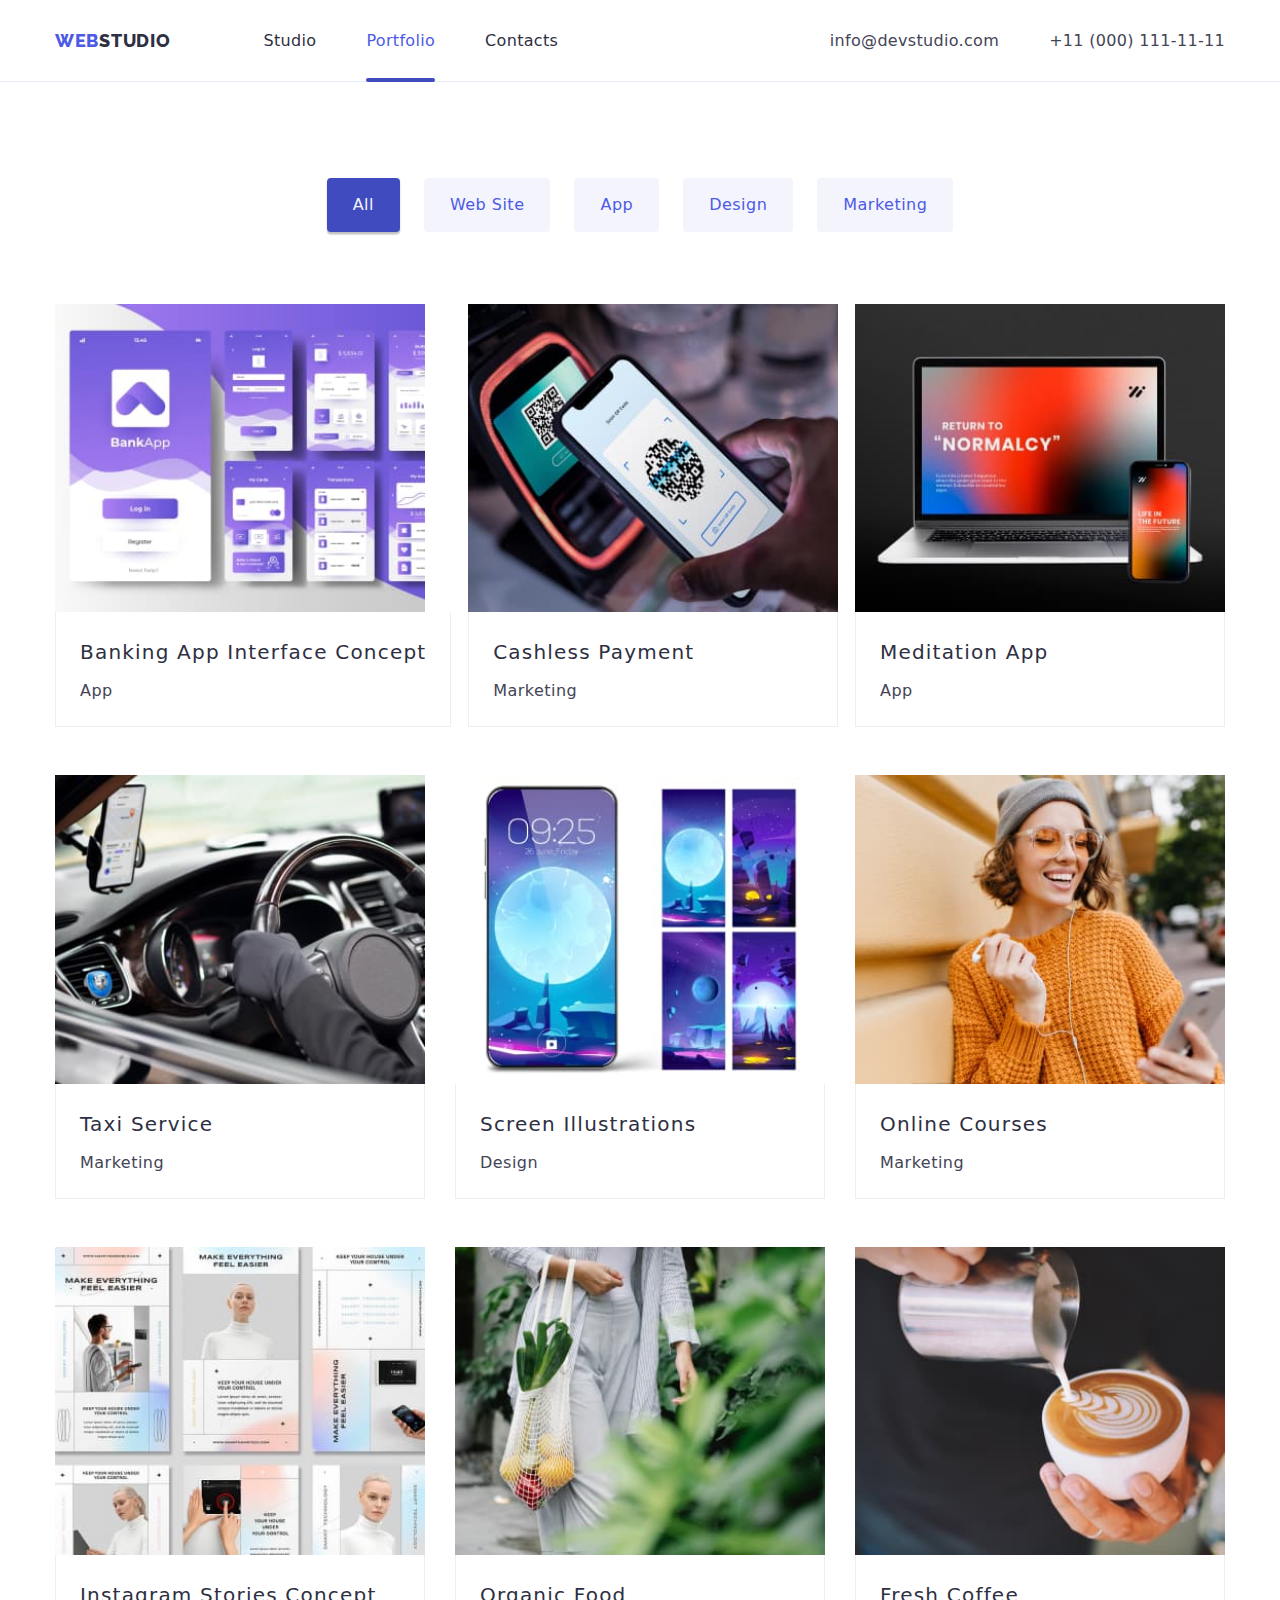
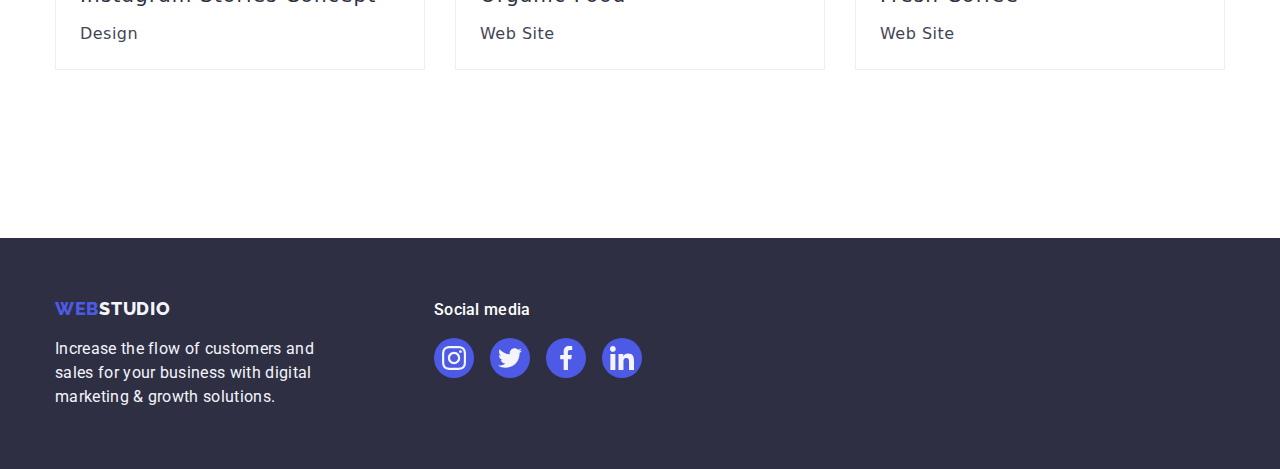
<file: portfolio.html>
<!DOCTYPE html>
<html lang="en">
  <head>
    <meta charset="UTF-8" />
    <meta name="viewport" content="width=device-width, initial-scale=1.0" />
    <title>Portfolio</title>
    <link rel="stylesheet" href="./css/styles.css" />

    <link rel="preconnect" href="https://fonts.googleapis.com" />
    <link rel="preconnect" href="https://fonts.gstatic.com" crossorigin />

    <link
      href="https://fonts.googleapis.com/css2?family=Raleway:wght@800&family=Roboto:wght@400;500;700;900&display=swap"
      rel="stylesheet"
    />

    <link
      rel="stylesheet"
      href="https://cdnjs.cloudflare.com/ajax/libs/modern-normalize/2.0.0/modern-normalize.min.css"
    />
  </head>
  <body>
    <!--Header-->
    <header class="page-header">
      <!--Navigation Bar-->
      <div class="container menu">
        <nav class="navigation">
          <a class="logo link" href="./index.html">
            <span class="logo">WEB<span class="studio">STUDIO</span></span>
          </a>
          <ul class="nav-menu list">
            <li class="item">
              <a href="./index.html" class="page link" rel="nopener noreferrer"
                >Studio</a
              >
            </li>
            <li class="item">
              <a href="./portfolio.html" class="page current link">Portfolio</a>
            </li>
            <li class="item">
              <a href="#" class="page link">Contacts</a>
            </li>
          </ul>
        </nav>
        <ul class="contacts-menu list">
          <li class="item">
            <a href="mailto:info@devstudio.com" class="contact link"
              >info@devstudio.com</a
            >
          </li>
          <li class="item">
            <a href="tel:+110001111111" class="contact link"
              >+11 (000) 111-11-11</a
            >
          </li>
        </ul>
      </div>
    </header>

    <!--main-->
    <main>
      <!--section 1-->
      <section class="filters-section section">
        <div class="container">
          <!--Filters-->
          <ul class="filters list">
            <li class="space">
              <button type="button" class="button filter current">All</button>
            </li>
            <li class="space">
              <button type="button" class="button filter">Web Site</button>
            </li>
            <li class="space">
              <button type="button" class="button filter">App</button>
            </li>
            <li class="space">
              <button type="button" class="button filter">Design</button>
            </li>
            <li class="space">
              <button type="button" class="button filter">Marketing</button>
            </li>
          </ul>

          <!--Projects-->
          <ul class="projects list">
            <li class="project-card">
              <a href="" class="project link">
                <div class="project-overlay-container">
                  <img
                    src="images/banking-app-interface-concept.jpg"
                    alt="banking-app-interface-concept"
                    width="370"
                    height="294"
                    class="image"
                  />
                  <p class="project-name">
                    14 Stylish and User-Friendly App Design Concepts · Task
                    Manager App · Calorie Tracker App · Exotic Fruit Ecommerce
                    App · Cloud Storage App
                  </p>
                </div>
                <div class="substrate">
                  <h2 class="name">Banking App Interface Concept</h2>
                  <p class="type">App</p>
                </div>
              </a>
            </li>
            <li class="project-card">
              <a href="" class="project link">
                <div class="project-overlay-container">
                  <img
                    src="images/cashless-payment.jpg"
                    alt="cashless-payment"
                    width="370"
                    height="294"
                    class="image"
                  />
                  <p class="project-name">
                    14 Stylish and User-Friendly App Design Concepts · Task
                    Manager App · Calorie Tracker App · Exotic Fruit Ecommerce
                    App · Cloud Storage App
                  </p>
                </div>
                <div class="substrate">
                  <h2 class="name">Cashless Payment</h2>
                  <p class="type">Marketing</p>
                </div>
              </a>
            </li>
            <li class="project-card">
              <a href="" class="project link">
                <div class="project-overlay-container">
                  <img
                    src="images/meditation-app.jpg"
                    alt="meditation-app"
                    width="370"
                    height="294"
                    class="image"
                  />
                  <p class="project-name">
                    14 Stylish and User-Friendly App Design Concepts · Task
                    Manager App · Calorie Tracker App · Exotic Fruit Ecommerce
                    App · Cloud Storage App
                  </p>
                </div>
                <div class="substrate">
                  <h2 class="name">Meditation App</h2>
                  <p class="type">App</p>
                </div>
              </a>
            </li>
            <li class="project-card">
              <a href="" class="project link">
                <div class="project-overlay-container">
                  <img
                    src="images/taxi-service.jpg"
                    alt="taxi-service"
                    width="370"
                    height="294"
                    class="image"
                  />
                  <p class="project-name">
                    14 Stylish and User-Friendly App Design Concepts · Task
                    Manager App · Calorie Tracker App · Exotic Fruit Ecommerce
                    App · Cloud Storage App
                  </p>
                </div>
                <div class="substrate">
                  <h2 class="name">Taxi Service</h2>
                  <p class="type">Marketing</p>
                </div>
              </a>
            </li>
            <li class="project-card">
              <a href="" class="project link">
                <div class="project-overlay-container">
                  <img
                    src="images/screen-illustrations.jpg"
                    alt="screen-illustrations"
                    width="370"
                    height="294"
                    class="image"
                  />
                  <p class="project-name">
                    14 Stylish and User-Friendly App Design Concepts · Task
                    Manager App · Calorie Tracker App · Exotic Fruit Ecommerce
                    App · Cloud Storage App
                  </p>
                </div>
                <div class="substrate">
                  <h2 class="name">Screen Illustrations</h2>
                  <p class="type">Design</p>
                </div>
              </a>
            </li>
            <li class="project-card">
              <a href="" class="project link">
                <div class="project-overlay-container">
                  <img
                    src="images/online-courses.jpg"
                    alt="online-courses"
                    width="370"
                    height="294"
                    class="image"
                  />
                  <p class="project-name">
                    14 Stylish and User-Friendly App Design Concepts · Task
                    Manager App · Calorie Tracker App · Exotic Fruit Ecommerce
                    App · Cloud Storage App
                  </p>
                </div>
                <div class="substrate">
                  <h2 class="name">Online Courses</h2>
                  <p class="type">Marketing</p>
                </div>
              </a>
            </li>
            <li class="project-card">
              <a href="" class="project link">
                <div class="project-overlay-container">
                  <img
                    src="images/instagram-stories-concept.jpg"
                    alt="instagram-stories-concept"
                    width="370"
                    height="294"
                    class="image"
                  />
                  <p class="project-name">
                    14 Stylish and User-Friendly App Design Concepts · Task
                    Manager App · Calorie Tracker App · Exotic Fruit Ecommerce
                    App · Cloud Storage App
                  </p>
                </div>
                <div class="substrate">
                  <h2 class="name">Instagram Stories Concept</h2>
                  <p class="type">Design</p>
                </div>
              </a>
            </li>
            <li class="project-card">
              <a href="" class="project link">
                <div class="project-overlay-container">
                  <img
                    src="images/organic-food.jpg"
                    alt="organic-food"
                    width="370"
                    height="294"
                    class="image"
                  />
                  <p class="project-name">
                    14 Stylish and User-Friendly App Design Concepts · Task
                    Manager App · Calorie Tracker App · Exotic Fruit Ecommerce
                    App · Cloud Storage App
                  </p>
                </div>
                <div class="substrate">
                  <h2 class="name">Organic Food</h2>
                  <p class="type">Web Site</p>
                </div>
              </a>
            </li>
            <li class="project-card">
              <a href="" class="project link">
                <div class="project-overlay-container">
                  <img
                    src="images/fresh-coffee.jpg"
                    alt="fresh-coffee"
                    width="370"
                    height="294"
                    class="image"
                  />
                  <p class="project-name">
                    14 Stylish and User-Friendly App Design Concepts · Task
                    Manager App · Calorie Tracker App · Exotic Fruit Ecommerce
                    App · Cloud Storage App
                  </p>
                </div>
                <div class="substrate">
                  <h2 class="name">Fresh Coffee</h2>
                  <p class="type">Web Site</p>
                </div>
              </a>
            </li>
          </ul>
        </div>
      </section>
    </main>

    <!--Footer-->
    <footer class="page-footer bg-footer">
      <div class="footer-container container">
        <div class="footer-container-1">
          <a href="./index.html" class="logo link">
            <span class="logo"
              >WEB<span class="studio-footer">STUDIO</span></span
            >
          </a>
          <p class="footer-description">
            Increase the flow of customers and <br />
            sales for your business with digital <br />
            marketing & growth solutions.
          </p>
        </div>
        <div class="footer-container-2">
          <p class="footer-description">Social media</p>
          <ul class="footer-description-list list">
            <li class="footer-description-item">
              <a
                href="https://instagram.com"
                target="_blank"
                rel="noopener noreferrer"
              >
                <svg class="footer-icon">
                  <use href="./images/icons.svg#icon-instagram"></use>
                </svg>
              </a>
            </li>
            <li class="footer-description-item">
              <a
                href="https://twitter.com"
                target="_blank"
                rel="noopener
                    noreferrer"
              >
                <svg class="footer-icon">
                  <use href="./images/icons.svg#icon-twitter"></use>
                </svg>
              </a>
            </li>
            <li class="footer-description-item">
              <a
                href="https://facebook.com"
                target="_blank"
                rel="noopener noreferrer"
              >
                <svg class="footer-icon">
                  <use href="./images/icons.svg#icon-facebook"></use>
                </svg>
              </a>
            </li>
            <li class="footer-description-item">
              <a
                href="https://linkedin.com"
                target="_blank"
                rel="noopener noreferrer"
              >
                <svg class="footer-icon">
                  <use href="./images/icons.svg#icon-linkedin"></use>
                </svg>
              </a>
            </li>
          </ul>
        </div>
      </div>
    </footer>
  </body>
</html>
</file>
<file: css/styles.css>
:root {
  --iris: #4d5ae5;
  --navyblue: #2e2f42;
  --navcolor: black;
  --oceancolor: #404bbf;
  --whitecolor: white;
  --slate: #434455;
  --cloud: #f4f4fd;
  --green: #31d0aa;
  --cornflower: #e7e9fc;
  --lightslate: #8e8f99;
  --dairy: #fcfcfc;
}

/*checked*/
body {
  background-color: var(--whitecolor);
  color: var(--slate);
  font-family: "Roboto", sans-serif;
  letter-spacing: 0.03em;
  font-size: 16px;
}

h1,
h2,
h3,
h4,
h5,
h6,
p {
  margin: 0;
}
html {
  box-sizing: border-box;
}
*,
*::after,
*::before {
  box-sizing: inherit;
}
img {
  display: block;
  max-width: 100%;
  height: auto;
}

/*checked*/
.list {
  list-style-type: none;
  padding: 0;
  margin: 0;
}

/* checked */
.link {
  text-decoration: none;
  color: inherit;
}

/* checked */
.container {
  width: 1200px;
  padding: 0 15px;
  margin: 0 auto;
}

/* checked */
.button {
  cursor: pointer;
  border-color: transparent;
  font-family: inherit;
  font-size: 16px;
  border-radius: 4px;
  letter-spacing: 0.03em;
}

/* checked */
.section {
  padding-top: 120px;
  padding-bottom: 120px;
}

/*HEADER CSS*/

/* checked */
.page-header {
  border-bottom: 1px solid var(--cornflower);
}

/* checked */
.logo .link {
  text-decoration: none;
  font-family: "Raleway", sans-serif;
}

/* checked */
.logo {
  color: var(--iris);
  font-size: 18px;
  font-weight: 800;
  letter-spacing: 0.04em;
  line-height: 1.17;
  font-family: "Raleway", sans-serif;
}

/* checked */
.studio {
  color: var(--navyblue);
}

/* checked */
.menu,
.navigation,
.nav-menu,
.contacts-menu {
  display: flex;
  align-items: center;
}

/* checked */
.nav-menu {
  margin-left: 93px;
}

/* checked */
.nav-menu,
.contacts-menu {
}

/* checked */
.nav-menu .item {
  font-size: 16px;
}

/* checkedd */
.nav-menu .page,
.contacts-menu .contact {
  color: var(--navyblue);
  font-size: 16px;
  font-weight: 500;
  line-height: 1.14;
  letter-spacing: 0.02em;
  display: block;
  padding-top: 32px;
  padding-bottom: 31px;
  position: relative;
  transition-property: color;
  transition-duration: 250ms;
  transition-timing-function: cubic-bezier(0.4, 0, 0.2, 1);
}

/* checked */
.nav-menu .item:not(:last-child),
.contacts-menu .item:not(:last-child) {
  margin-right: 50px;
}

.page {
  position: relative;
}

/* checked */
.nav-menu .page:focus,
.nav-menu .page:hover,
.nav-menu .page.current,
.contacts-menu .contact:hover,
.contacts-menu .contact:focus {
  color: var(--iris);
}

.nav-menu .page.current::after {
  content: "";
  height: 4px;
  left: 0;
  width: 100%;
  background-color: var(--oceancolor);
  position: absolute;
  bottom: -1px;
  border-radius: 2px;
}

.nav-menu .page:focus::after,
.nav-menu .page:hover::after {
  background-color: var(--oceancolor);
  border: 2px solid var(--oceancolor);
  width: 100%;
}

.nav-menu .page::after {
  content: "";
  height: 4px;
  left: 0;
  width: 0;
  bottom: -1px;
  position: absolute;
  border-radius: 2px;
  transition: width 250ms ease-in-out, background-color 250ms ease-in-out;
}

/* checked */
.contacts-menu .contact {
  color: var(--slate);
  font-weight: 400;
}

/* checked */
.contacts-menu {
  margin-left: auto;
}

/* SECTION 1 HERO SECTION */

/* checked */
.bg-hero {
  background-image: linear-gradient(
      0deg,
      rgba(46, 47, 66, 0.7),
      rgba(46, 47, 66, 0.7)
    ),
    url("../images/people-office-1.jpg");
  background-position: center;
  background-size: cover;
  background-repeat: no-repeat;
}

.hero {
  padding-top: 200px;
  padding-bottom: 200px;
  text-align: center;
}

/* checked */
.hero-title {
  color: var(--whitecolor);
  font-size: 56px;
  font-weight: 700;
  line-height: 1.07;
  letter-spacing: 0.04em;
  margin-bottom: 30px;
}

/* checked */
.button.primary {
  background-color: var(--iris);
  color: var(--whitecolor);
  font-weight: 500;
  line-height: 1.87;
  letter-spacing: 0.06em;
  padding: 16px 32px;
  background: var(--iris, #4d5ae5);
  box-shadow: 0px 4px 4px rgba(0, 0, 0, 0.15);
  transition-property: background-color, box-shadow;
  transition-duration: 250ms;
  transition-timing-function: cubic-bezier(0.4, 0, 0.2, 1);
}

/* checked */
.button.primary:hover,
.button.primary:focus {
  background-color: var(--oceancolor);
  box-shadow: 0px 3px 1px rgba(0, 0, 0, 0.1), 0px 1px 2px rgba(0, 0, 0, 0.08),
    0px 2px 2px rgba(0, 0, 0, 0.12);
}

/* SECTION 2 BENEFITS SECTION */

/* checked */
.benefits {
  display: flex;
  flex-wrap: wrap;
  justify-content: space-between;
}

/* checked */
.benefits .item {
  flex-basis: calc(100% / 4 - 30px);
}

.benefits .benefits-item:not(:last-child) {
}

/* checked */
.benefits .description {
  color: var(--slate);
  font-size: 16px;
  font-weight: 400;
  line-height: 1.71;
}

/* checked */
.benefits .title {
  font-size: 20px;
  font-weight: 500;
  line-height: 1.14;
  color: var(--navyblue);
  margin-bottom: 10px;
}

/* benefits section */
.benefits-item-container {
  border-radius: 4px;
  background: var(--cloud);
  padding: 24px 100px;
  margin-bottom: 8px;
}

.benefits-icon {
  width: 64px;
  height: 64px;
}

/* SECTION 3 WHAT ARE WE DOING */

/* checked */
.section.no-top-padding {
  padding-top: 0;
}

/* checked */
.what-we-do {
  display: flex;
  flex-wrap: wrap;
  justify-content: space-between;
}

/* checked */
.what-we-do .item {
}

/* checked */
.section-title {
  text-align: center;
  color: var(--navyblue);
  font-size: 36px;
  font-weight: 700;
  line-height: 1.17;
  margin-bottom: 72px;
}

/* SECTION 4 OUR TEAM SECTION */

/* checked */
.bg-team {
  background-color: var(--cloud);
}

/* checked */
.team .item {
  border-radius: 0px 0px 4px 4px;
  background: var(--white, #fff);
  box-shadow: 0px 2px 1px 0px rgba(46, 47, 66, 0.08),
    0px 1px 1px 0px rgba(46, 47, 66, 0.16),
    0px 1px 6px 0px rgba(46, 47, 66, 0.08);
  padding-bottom: 30px;
  flex-basis: calc(100% / 4 - 30px);
}

/* checked */
.team {
  display: flex;
  flex-wrap: wrap;
  justify-content: space-between;
}

/* checked */
.team .name,
.team .position {
  text-align: center;
  line-height: 1.19;
}

/* checked */
.team .name {
  color: var(--navyblue);
  text-align: center;
  font-size: 20px;
  font-weight: 500;
  padding-top: 30px;
  padding-bottom: 10px;
}

/* checked */
.team .position {
  color: var(--slate);
  font-size: 16px;
  font-weight: 400;
}

/* social links styling */
.team-icon {
  height: 16px;
  width: 16px;
  fill: var(--cloud);
}

.team-list-item a {
  background-color: var(--iris);
  height: 40px;
  width: 40px;
  border-radius: 50%;
  display: flex;
  justify-content: center;
  align-items: center;
  transition: background-color 250ms ease-in-out;
}

.team-list .link:hover,
.team-list .link:focus {
  background-color: var(--oceancolor);
}

.team-list-item {
  margin-right: 0;
}

.team-icon-container {
  padding-left: 16px;
  padding-right: 16px;
  margin-top: 8px;
}

.team-icon-container .team-list {
  display: flex;
  justify-content: space-between;
}
/* CUSTOMERS SECTION */

.customer {
  display: flex;
  justify-content: space-between;
  align-items: center;
}

.customer-item a {
  border: 1px solid var(--lightslate);
  color: var(--lightslate);
  border-radius: 4px;
  transition-property: border, color;
  transition-duration: 250ms;
  transition-timing-function: cubic-bezier(0.4, 0, 0.2, 1);
}

.customer-item {
  display: flex;
  justify-content: center;
  align-items: center;
  width: 168px;
  height: 88px;
}

.customer-item:not(:last-child) {
  margin-right: 24px;
}

.customer-icon {
  fill: currentColor;
}

.customer-item a:hover,
.customer-item a:focus {
  border: 1px solid var(--oceancolor);
  color: var(--oceancolor);
}

/* CSS FOOTER SECTION */

/* checked */
.bg-footer {
  background: var(--navyblue);
}

/* checked */
.studio-footer {
  color: var(--cloud);
}

/* checked */
.page-footer {
  padding: 60px 0;
}

.footer-container {
  display: flex;
}

.footer-description-item {
  margin-right: 16px;
  transition-property: background-color;
  transition-duration: 250ms;
  transition-timing-function: cubic-bezier(0.4, 0, 0.2, 1);
}

.footer-container-1 {
  margin-right: 120px;
}

/*checked*/
.footer-description-list {
  color: var(--cloud);
  font-size: 16px;
  font-weight: 400;
  margin-top: 16px;
  display: flex;
}

/* checked */
.footer-description {
  color: var(--cloud);
  font-size: 16px;
  font-weight: 400;
  line-height: 1.5;
}

.footer-container-1 .footer-description {
  color: var(--cloud, #f4f4fd);
  font-family: Roboto;
  font-size: 16px;
  font-style: normal;
  font-weight: 400;
  line-height: 24px;
  letter-spacing: 0.32px;
  margin-top: 18px;
}

.footer-container-2 .footer-description {
  color: var(--white, #fff);
  font-family: Roboto;
  font-size: 16px;
  font-style: normal;
  font-weight: 500;
  line-height: 24px;
  letter-spacing: 0.32px;
}

.footer-description-list .footer-description-item {
  background-color: var(--iris);
  width: 40px;
  height: 40px;
  border-radius: 50%;
  display: flex;
  justify-content: center;
  align-items: center;
}

.footer-icon {
  fill: var(--cloud);
  width: 24px;
  height: 24px;
  display: flex;
  justify-content: center;
  align-items: center;
}

.footer-description-item:hover,
.footer-description-item:focus {
  background-color: var(--green);
}

/* CSS FOR MODAL */
/* Modal Popup Styling */
.backdrop {
  position: fixed;
  top: 0;
  left: 0;
  opacity: 1;
  height: 100%;
  width: 100%;
  background: rgba(46, 47, 66, 0.4);
  transition: opacity 250ms cubic-bezier(0.4, 0, 0.2, 1);
}

.modal {
  position: absolute;
  top: 50%;
  left: 50%;
  width: 408px;
  height: 584px;
  border-radius: 4px;
  background: var(--dairy);
  box-shadow: 0px 2px 1px 0px rgba(0, 0, 0, 0.2),
    0px 1px 3px 0px rgba(0, 0, 0, 0.12), 0px 1px 1px 0px rgba(0, 0, 0, 0.14);

  transform: translate(-50%, -50%) scale(1);
  transition-duration: 250ms;
  transition-timing-function: cubic-bezier(0.4, 0, 0.2, 1);
}

.backdrop.is-hidden {
  pointer-events: none;
  opacity: 0;
}

.backdrop.is-hidden .modal {
  transform: translate(-50%, -50%) scale(0.8);
}

.close {
  position: absolute;
  top: 24px;
  right: 24px;
  background-color: var(--cornflower);
  cursor: pointer;
  color: var(--navyblue);
  stroke: rgba(0, 0, 0, 0.1);
  width: 24px;
  height: 24px;
  border: 1px solid rgba(0, 0, 0, 0.1);
  border-radius: 50%;

  transition-property: background, color;
  transition-duration: 250ms;
  transition-timing-function: cubic-bezier(0.4, 0, 0.2, 1);
}

.close:hover,
.close:focus {
  background-color: var(--oceancolor);
  color: var(--whitecolor);
}

.close-icon {
  fill: currentColor;
}
/* PORTFOLIO STYLING SHEET */
/* PORTFOLIO SECTION 1 FILTERS */

/* checked */
.filters {
  display: flex;
  justify-content: center;
  margin-bottom: 72px;
}

.filters-section {
  padding-top: 96px;
}

/* checked */
.filters .space + .space {
  margin-left: 24px;
}

/* checked */
.button.filter {
  color: var(--iris);
  background-color: var(--cloud);
  font-weight: 500;
  line-height: 1.62;
  padding: 12px 24px;
  transition-property: background-color, color, box-shadow;
  transition-duration: 250ms;
  transition-timing-function: cubic-bezier(0.4, 0, 0.2, 1);
}

/* checked */
.button.filter:hover,
.button.filter:focus,
.button.filter.current {
  background-color: var(--oceancolor);
  color: var(--cloud);
  box-shadow: 0px 3px 1px rgba(0, 0, 0, 0.1), 0px 1px 2px rgba(0, 0, 0, 0.08),
    0px 2px 2px rgba(0, 0, 0, 0.12);
}

/* PORTFOLIO SECTION 1 PROJECT */
/* checked */
.projects {
  flex-wrap: wrap;
  display: flex;
  justify-content: space-between;
}

/* checked */
.project-card {
  margin-bottom: 48px;
  transition-property: box-shadow;
  transition-duration: 250ms;
  transition-timing-function: cubic-bezier(0.4, 0, 0.2, 1);
}

.project-card:hover,
.project-card:focus {
  box-shadow: 0px 2px 1px 0px rgba(46, 47, 66, 0.08),
    0px 1px 1px 0px rgba(46, 47, 66, 0.16),
    0px 1px 6px 0px rgba(46, 47, 66, 0.08);
}

.project-overlay-container {
  position: relative;
  overflow: hidden;
}

.project-name {
  background-color: var(--iris);
  color: var(--cloud, #f4f4fd);
  position: absolute;
  top: 0;
  padding: 40px 32px;
  height: 100%;
  width: 100%;
  font-family: Roboto;
  font-size: 16px;
  font-style: normal;
  font-weight: 400;
  line-height: 24px;
  letter-spacing: 0.32px;
  transform: translateY(101%);
  transition-property: transform;
  transition-duration: 250ms;
  transition-timing-function: cubic-bezier(0.4, 0, 0.2, 1);
}

.project-card a:hover .project-name,
.project-card a:focus .project-name {
  transform: translateY(0);
}

/* checked */
.substrate {
  background-color: var(--whitecolor);
  padding: 20px 24px;
  border: 1px solid #eeeeee;
  border-top: 0;
}

/* checked */
.project .name {
  margin-bottom: 4px;
  color: var(--navyblue);
  font-size: 20px;
  font-weight: 500;
  line-height: 2;
  letter-spacing: 0.06em;
}

/* checked */
.project .type {
  color: var(--slate);
  font-weight: 400;
  font-size: 16px;
  line-height: 1.87;
}
</file>
